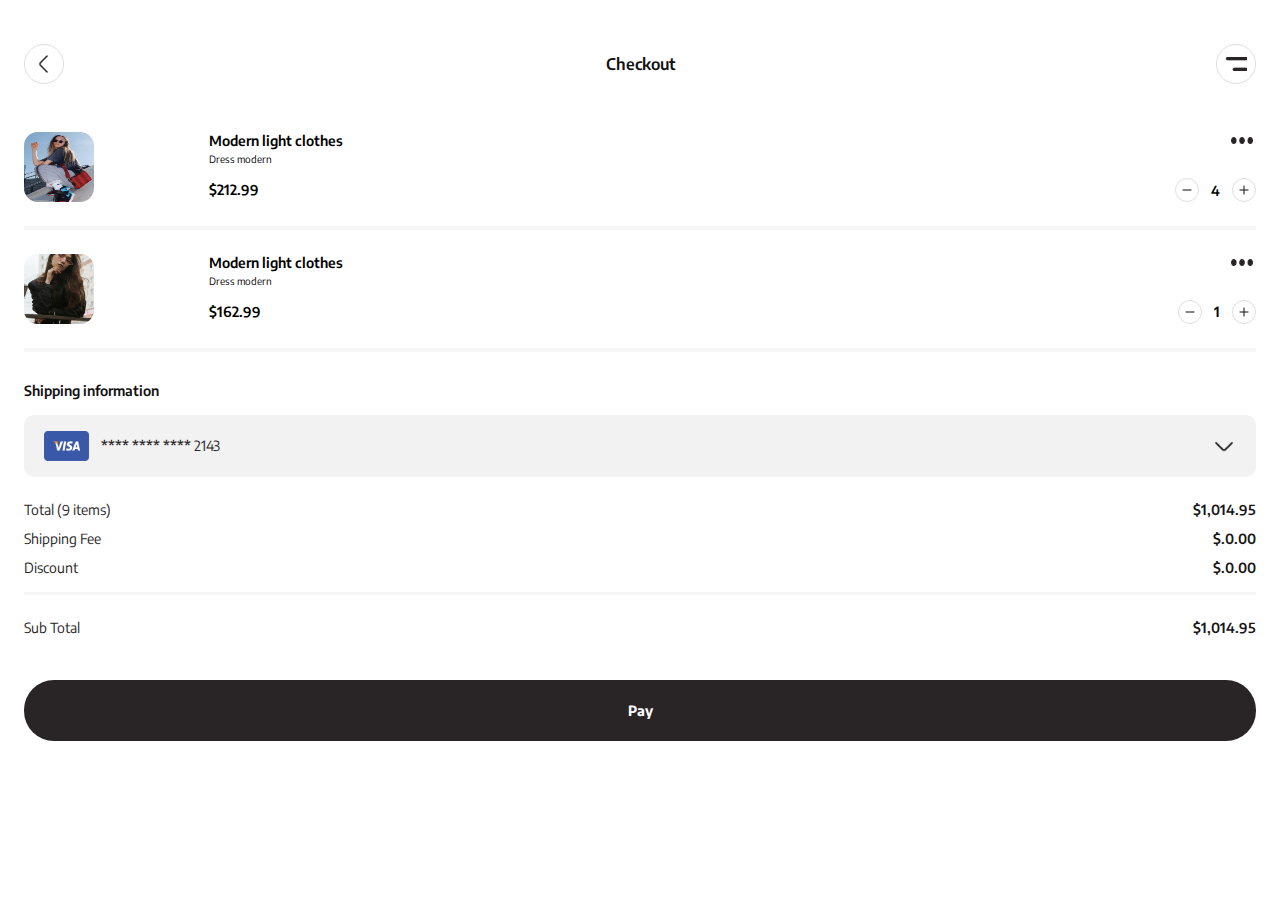
<file: views/checkout.html>
<!DOCTYPE html>
<html lang="en">
<head>
    <meta charset="UTF-8">
    <meta name="viewport" content="width=device-width, initial-scale=1.0">
    <title>Checkout</title>
    <link rel="stylesheet" href="../css/checkout.css">
</head>
<body>
    <header>
        <a href="../index.html"><img src="../storage/img/arrow-left.png" alt=""></a>
        <h1>Checkout</h1>
        <button><img src="../storage/img/list.png" alt=""></button>
    </header>
    <main>
        <section class="products">
            <article class="product__1">
                <img src="../storage/img/Product-1.png" alt="">
                <div class="information">
                    <div class="info__text">
                        <div class="top">
                            <h2>Modern light clothes</h2>
                            <p>Dress modern</p>
                        </div>
                        <div class="bottom">
                            <b>$212.99</b>
                        </div>
                    </div>
                    <div class="info__quantity">
                        <img src="../storage/img/dots.png" alt="" class="dots">
                        <div class="quantity_p">
                            <button><img src="../storage/img/substract-item.png" alt=""></button>
                            <p>4</p>
                            <button><img src="../storage/img/add-item.png" alt=""></button>
                        </div>
                    </div>
                </div>
            </article>
            <img src="../storage/img/Strip.png" alt="">
            <article class="product__2">
                <img src="../storage/img/Product-2.png" alt="">
                <div class="information">
                    <div class="info__text">
                        <div class="top">
                            <h2>Modern light clothes</h2>
                            <p>Dress modern</p>
                        </div>
                        <div class="bottom">
                            <b>$162.99</b>
                        </div>
                    </div>
                    <div class="info__quantity">
                        <img src="../storage/img/dots.png" alt="" class="dots">
                        <div class="quantity_p">
                            <button><img src="../storage/img/substract-item.png" alt=""></button>
                            <p>1</p>
                            <button><img src="../storage/img/add-item.png" alt=""></button>
                        </div>
                    </div>
                </div>
            </article>
            <img src="../storage/img/Strip.png" alt="">
        </section>
        <section class="payment">
            <div class="payment__container">
                <h2>Shipping information</h2>
                <div class="debit__card">
                    <div class="first__part">
                        <img src="../storage/img/visa-logo.png" alt="" >
                        <p>**** **** **** <em>2143</em></p>
                    </div>
                        <img src="../storage/img/arrow-down.png" alt="">   
                </div>
                <div class="total__items">
                    <div class="first__paragraph">
                        <p>Total (9 items)</p>
                        <b>$1,014.95</b>
                    </div>
                    <div class="second__paragraph">
                        <p>Shipping Fee</p>
                        <b>$.0.00</b>
                    </div>
                    <div class="third__paragraph">
                        <p>Discount</p>
                        <b>$.0.00</b>
                    </div>
                </div>
                <div class="total__payment">
                    <img src="../storage/img/Strip.png" alt="">
                    <div class="sub__total">
                        <p>Sub Total</p>
                        <b>$1,014.95</b>
                    </div>
                </div>
            </div>
        </section>
    </main>
    <footer>
        <a href="../index.html">Pay</a>
    </footer>
</body>
</html>
</file>
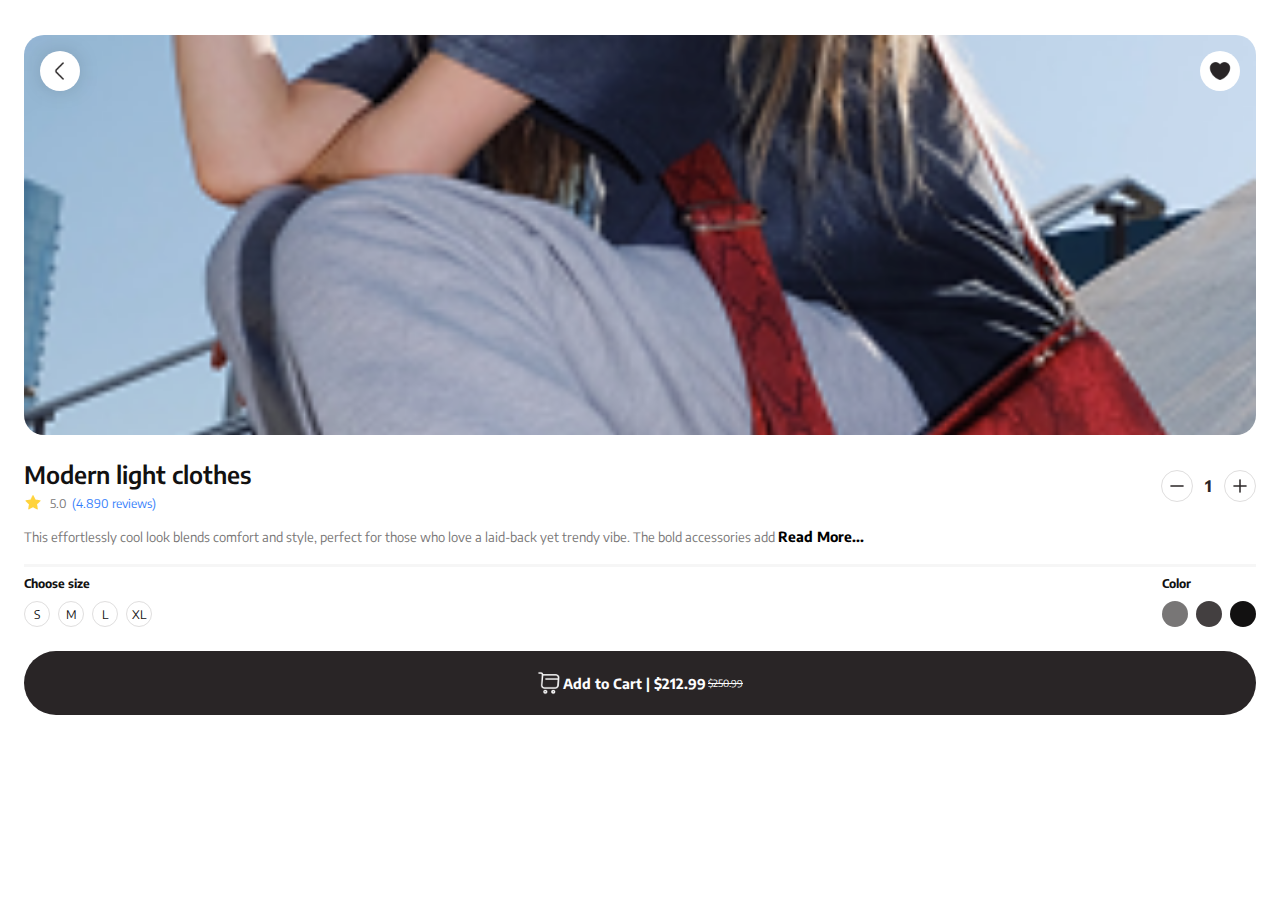
<file: views/detail-1.html>
<!DOCTYPE html>
<html lang="en">
<head>
    <meta charset="UTF-8">
    <meta name="viewport" content="width=device-width, initial-scale=1.0">
    <title>Detail</title>
    <link rel="stylesheet" href="../css/detail-1.css">
</head>
<body>
    <header>
        <div class="options">
            <img src="../storage/img/Product-1.png" alt="">
            <a href="../index.html"><img src="../storage/img/arrow-left.png" alt=""></a>
            <button><img src="../storage/img/heart-black.png" alt=""></button>
        </div>
    </header>
    <main>
        <section class="main__information">
            <div class="top">
                <div class="title">
                    <h1>Modern light clothes</h1>
                    <div class="rating">
                        <div class="rate">
                            <img src="../storage/img/rate-star.png" alt="">
                            <p>5.0</p>
                        </div>
                        <em>(4.890 reviews)</em>
                    </div>
                </div>
                <div class="quantity">
                    <button><img src="../storage/img/substract-item.png" alt=""></button>
                    <p>1</p>
                    <button><img src="../storage/img/add-item.png" alt=""></button>
                </div>
            </div>
            <div class="subinformation">
                <p>
                    This effortlessly cool look blends comfort and style, perfect for those who love a laid-back yet trendy vibe. The bold accessories add
                    <details class="no-arrow">
                        <summary><span class="read-more">Read More...</span></summary>
                        <p>a touch of personality, making it a standout choice for everyday wear.</p>
                    </details>
                </p>
            </div>            
        </section>
        <section class="inputs">
            <img src="../storage/img/Strip.png" alt="">
            <div class="all__options">
                <div class="size">
                    <p>Choose size</p>
                    <div class="selections">
                        <input type="radio" id="size-s" name="size">
                        <label for="size-s" class="size-btn">S</label>
                        
                        <input type="radio" id="size-m" name="size">
                        <label for="size-m" class="size-btn">M</label>
                        
                        <input type="radio" id="size-l" name="size">
                        <label for="size-l" class="size-btn">L</label>
                        
                        <input type="radio" id="size-xl" name="size">
                        <label for="size-xl" class="size-btn">XL</label>
                    </div>
                </div>
                
                <div class="color">
                    <p>Color</p>
                    <div class="selections">
                        <input type="radio" id="color1" name="color">
                        <label for="color1" class="color-btn"></label>
                        
                        <input type="radio" id="color2" name="color">
                        <label for="color2" class="color-btn"></label>
                        
                        <input type="radio" id="color3" name="color">
                        <label for="color3" class="color-btn"></label>
                    </div>
                </div>
            </div>
        </section>
    </main>
    <footer>
        <a href="checkout.html" class="info__footer">
            <div class="price">
                    <img src="../storage/img/shopping-cart.png" alt="">
                    <b>Add to Cart | $212.99</b>
                    <p>$250.99</p>
            </div>
        </a>
    </footer>
</body>
</html>
</file>
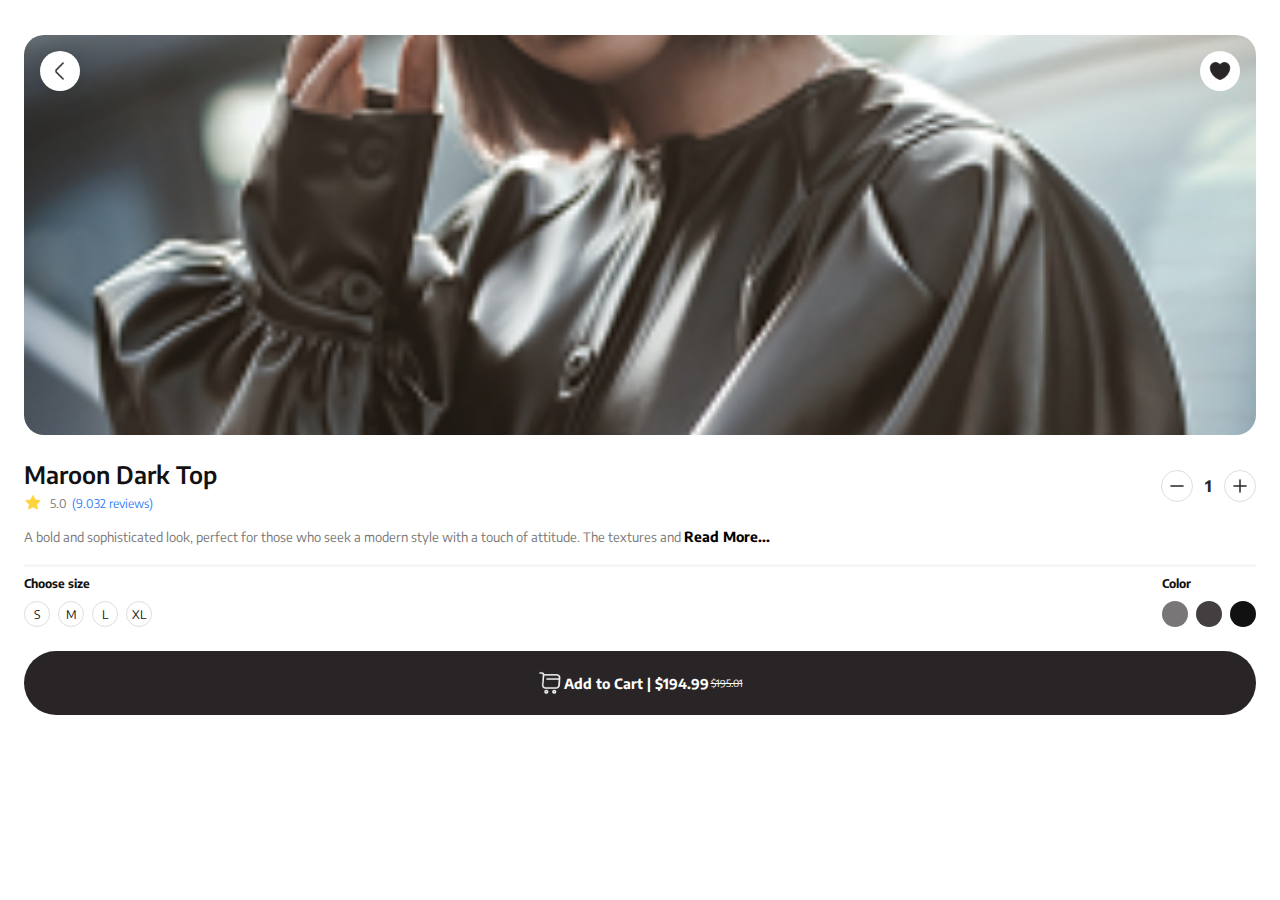
<file: views/detail-3.html>
<!DOCTYPE html>
<html lang="en">
<head>
    <meta charset="UTF-8">
    <meta name="viewport" content="width=device-width, initial-scale=1.0">
    <title>Detail</title>
    <link rel="stylesheet" href="../css/detail-3.css">
</head>
<body>
    <header>
        <div class="options">
            <img src="../storage/img/Product-3.png" alt="">
            <a href="../index.html"><img src="../storage/img/arrow-left.png" alt=""></a>
            <button><img src="../storage/img/heart-black.png" alt=""></button>
        </div>
    </header>
    <main>
        <section class="main__information">
            <div class="top">
                <div class="title">
                    <h1>Maroon Dark Top</h1>
                    <div class="rating">
                        <div class="rate">
                            <img src="../storage/img/rate-star.png" alt="">
                            <p>5.0</p>
                        </div>
                        <em>(9.032 reviews)</em>
                    </div>
                </div>
                <div class="quantity">
                    <button><img src="../storage/img/substract-item.png" alt=""></button>
                    <p>1</p>
                    <button><img src="../storage/img/add-item.png" alt=""></button>
                </div>
            </div>
            <div class="subinformation">
                <p>
                    A bold and sophisticated look, perfect for those who seek a modern style with a touch of attitude. The textures and
                    <details class="no-arrow">
                        <summary><span class="read-more">Read More...</span></summary>
                        <p>accessories elevate elegance without sacrificing comfort.</p>
                    </details>
                </p>
            </div>            
        </section>
        <section class="inputs">
            <img src="../storage/img/Strip.png" alt="">
            <div class="all__options">
                <div class="size">
                    <p>Choose size</p>
                    <div class="selections">
                        <input type="radio" id="size-s" name="size">
                        <label for="size-s" class="size-btn">S</label>
                        
                        <input type="radio" id="size-m" name="size">
                        <label for="size-m" class="size-btn">M</label>
                        
                        <input type="radio" id="size-l" name="size">
                        <label for="size-l" class="size-btn">L</label>
                        
                        <input type="radio" id="size-xl" name="size">
                        <label for="size-xl" class="size-btn">XL</label>
                    </div>
                </div>
                
                <div class="color">
                    <p>Color</p>
                    <div class="selections">
                        <input type="radio" id="color1" name="color">
                        <label for="color1" class="color-btn"></label>
                        
                        <input type="radio" id="color2" name="color">
                        <label for="color2" class="color-btn"></label>
                        
                        <input type="radio" id="color3" name="color">
                        <label for="color3" class="color-btn"></label>
                    </div>
                </div>
            </div>
        </section>
    </main>
    <footer>
        <a href="checkout.html" class="info__footer">
            <div class="price">
                    <img src="../storage/img/shopping-cart.png" alt="">
                    <b>Add to Cart | $194.99</b>
                    <p>$195.01</p>
            </div>
        </a>
    </footer>
</body>
</html>
</file>
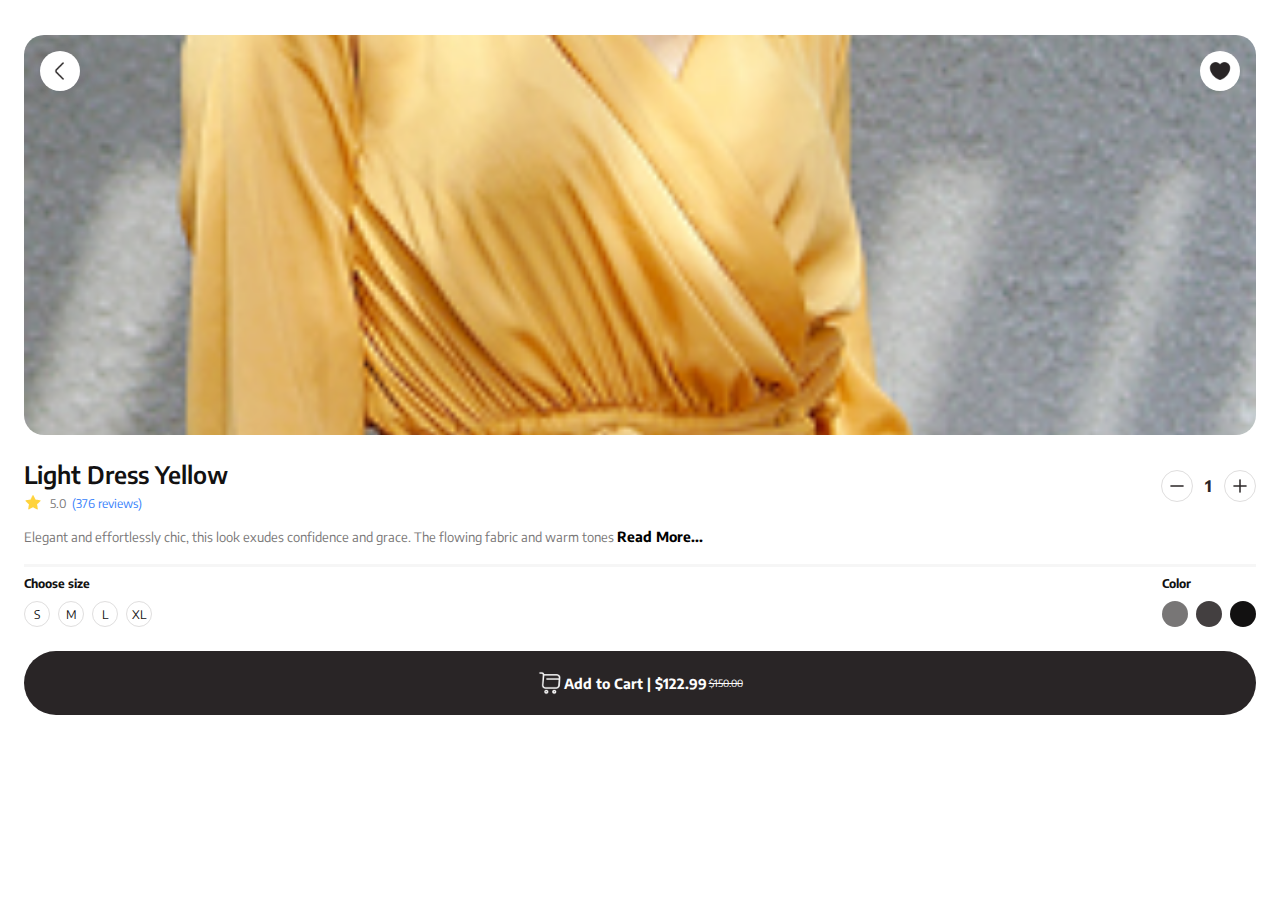
<file: views/detail-4.html>
<!DOCTYPE html>
<html lang="en">
<head>
    <meta charset="UTF-8">
    <meta name="viewport" content="width=device-width, initial-scale=1.0">
    <title>Detail</title>
    <link rel="stylesheet" href="../css/detail-4.css">
</head>
<body>
    <header>
        <div class="options">
            <img src="../storage/img/Product-4.png" alt="">
            <a href="../index.html"><img src="../storage/img/arrow-left.png" alt=""></a>
            <button><img src="../storage/img/heart-black.png" alt=""></button>
        </div>
    </header>
    <main>
        <section class="main__information">
            <div class="top">
                <div class="title">
                    <h1>Light Dress Yellow</h1>
                    <div class="rating">
                        <div class="rate">
                            <img src="../storage/img/rate-star.png" alt="">
                            <p>5.0</p>
                        </div>
                        <em>(376 reviews)</em>
                    </div>
                </div>
                <div class="quantity">
                    <button><img src="../storage/img/substract-item.png" alt=""></button>
                    <p>1</p>
                    <button><img src="../storage/img/add-item.png" alt=""></button>
                </div>
            </div>
            <div class="subinformation">
                <p>
                    Elegant and effortlessly chic, this look exudes confidence and grace. The flowing fabric and warm tones
                    <details class="no-arrow">
                        <summary><span class="read-more">Read More...</span></summary>
                        <p>make it perfect for a sophisticated yet comfortable style.</p>
                    </details>
                </p>
            </div>            
        </section>
        <section class="inputs">
            <img src="../storage/img/Strip.png" alt="">
            <div class="all__options">
                <div class="size">
                    <p>Choose size</p>
                    <div class="selections">
                        <input type="radio" id="size-s" name="size">
                        <label for="size-s" class="size-btn">S</label>
                        
                        <input type="radio" id="size-m" name="size">
                        <label for="size-m" class="size-btn">M</label>
                        
                        <input type="radio" id="size-l" name="size">
                        <label for="size-l" class="size-btn">L</label>
                        
                        <input type="radio" id="size-xl" name="size">
                        <label for="size-xl" class="size-btn">XL</label>
                    </div>
                </div>
                
                <div class="color">
                    <p>Color</p>
                    <div class="selections">
                        <input type="radio" id="color1" name="color">
                        <label for="color1" class="color-btn"></label>
                        
                        <input type="radio" id="color2" name="color">
                        <label for="color2" class="color-btn"></label>
                        
                        <input type="radio" id="color3" name="color">
                        <label for="color3" class="color-btn"></label>
                    </div>
                </div>
            </div>
        </section>
    </main>
    <footer>
        <a href="checkout.html" class="info__footer">
            <div class="price">
                    <img src="../storage/img/shopping-cart.png" alt="">
                    <b>Add to Cart | $122.99</b>
                    <p>$150.00</p>
            </div>
        </a>
    </footer>
</body>
</html>
</file>
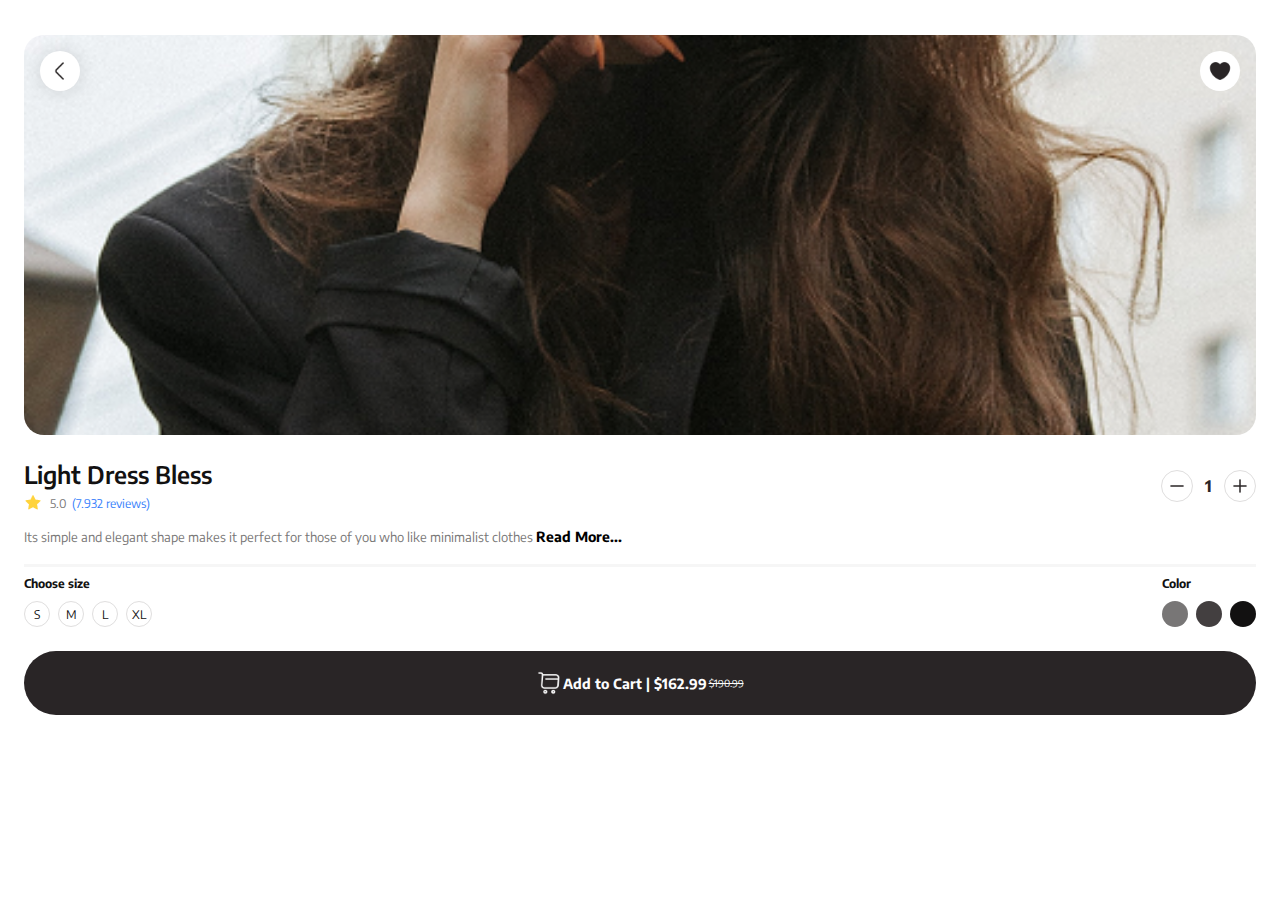
<file: views/detail.html>
<!DOCTYPE html>
<html lang="en">
<head>
    <meta charset="UTF-8">
    <meta name="viewport" content="width=device-width, initial-scale=1.0">
    <title>Detail</title>
    <link rel="stylesheet" href="../css/detail.css">
</head>
<body>
    <header>
        <div class="options">
            <img src="../storage/img/Product-2-detailed.png" alt="">
            <a href="../index.html"><img src="../storage/img/arrow-left.png" alt=""></a>
            <button><img src="../storage/img/heart-black.png" alt=""></button>
        </div>
    </header>
    <main>
        <section class="main__information">
            <div class="top">
                <div class="title">
                    <h1>Light Dress Bless</h1>
                    <div class="rating">
                        <div class="rate">
                            <img src="../storage/img/rate-star.png" alt="">
                            <p>5.0</p>
                        </div>
                        <em>(7.932 reviews)</em>
                    </div>
                </div>
                <div class="quantity">
                    <button><img src="../storage/img/substract-item.png" alt=""></button>
                    <p>1</p>
                    <button><img src="../storage/img/add-item.png" alt=""></button>
                </div>
            </div>
            <div class="subinformation">
                <p>
                    Its simple and elegant shape makes it perfect for those of you 
                    who like minimalist clothes 
                    <details class="no-arrow">
                        <summary><span class="read-more">Read More...</span></summary>
                        <p>that are both stylish and comfortable for everyday wear.</p>
                    </details>
                </p>
            </div>            
        </section>
        <section class="inputs">
            <img src="../storage/img/Strip.png" alt="">
            <div class="all__options">
                <div class="size">
                    <p>Choose size</p>
                    <div class="selections">
                        <input type="radio" id="size-s" name="size">
                        <label for="size-s" class="size-btn">S</label>
                        
                        <input type="radio" id="size-m" name="size">
                        <label for="size-m" class="size-btn">M</label>
                        
                        <input type="radio" id="size-l" name="size">
                        <label for="size-l" class="size-btn">L</label>
                        
                        <input type="radio" id="size-xl" name="size">
                        <label for="size-xl" class="size-btn">XL</label>
                    </div>
                </div>
                
                <div class="color">
                    <p>Color</p>
                    <div class="selections">
                        <input type="radio" id="color1" name="color">
                        <label for="color1" class="color-btn"></label>
                        
                        <input type="radio" id="color2" name="color">
                        <label for="color2" class="color-btn"></label>
                        
                        <input type="radio" id="color3" name="color">
                        <label for="color3" class="color-btn"></label>
                    </div>
                </div>
            </div>
        </section>
    </main>
    <footer>
        <a href="checkout.html" class="info__footer">
            <div class="price">
                    <img src="../storage/img/shopping-cart.png" alt="">
                    <b>Add to Cart | $162.99</b>
                    <p>$190.99</p>
            </div>
        </a>
    </footer>
</body>
</html>
</file>
<file: css/checkout.css>
@import url(variables.css);

*{
    padding: 0;
    margin: 0;
    box-sizing: border-box;
}

header{
    display: flex;
    flex-direction: row;
    justify-content: space-between;
    align-items: center;
    margin-top: 20px;
    padding: 24px;
}

header img:nth-child(1){
    width: 24px;
}
header button img {
    width: 10px; 
    height: 14px;
}
header h1{
    font-family: "EncodeSans-SemiBold";
    font-size: 16px;
    color: var(--color-2);
}

header button{
    border: 1px solid var(--color-4);
    outline: none;
    padding: 8px;
    border-radius: 50%;
    width: 40px;
    height: 40px;
    display: flex;
    align-items: center;
    justify-content: center;
    background-color: transparent;
}

header a{
    padding: 8px;
    border-radius: 50%;
    width: 40px;
    height: 40px;
    border: 1px solid var(--color-4);
    display: flex;
    align-items: center;
    justify-content: center;
    
}

/*************MAIN**************/

.products{
    display: flex;
    flex-direction: column;
    gap: 24px;
    margin: 24px;
}

.product__1{
    display: flex;
    flex-direction: row;
    justify-content: space-between;
    width: 100%;
    gap: 14px;
}

.product__1 > img{
    width: 70px;
    height: 70px;
    border-radius: 20%;
    align-self: flex-end;
    justify-self: center;
    object-fit: inherit;
}

.information{
    display: flex;
    flex-direction: row;
    justify-content: space-between;
    gap: 28px;
    width: 85%;
}

.info__text{
    display: flex;
    flex-direction: column;
    gap: 16px;
}

.top{
    display: flex;
    flex-direction: column;
    gap: 4px;
}

.top h2{
    font-family: "EncodeSans-SemiBold";
    font-size: 14px;
}

.top p{
    font-family: "EncodeSans-Regular";
    font-size: 10px;
}

.bottom b{
    font-family: "EncodeSans-SemiBold";
    font-size: 14px;
}
.info__quantity{
    display: flex;
    flex-direction: column;
    justify-content: space-between;
    align-items: flex-end;
}

.quantity_p{
    display: flex;
    flex-direction: row;
    gap: 12px;
    justify-content: center;
    align-items: center;
}

.quantity_p p{
    font-family: "EncodeSans-SemiBold";
    font-size: 14px;
}

.quantity_p button {
    display: flex;
    align-items: center;
    justify-content: center;
    padding: 8px;
    border: 1px solid var(--color-4);
    border-radius: 50%;
    background-color: transparent;
    width: 24px;
    height: 24px;
}


.quantity_p button img{
    width: 16px;
    align-self: center;
    height: 16px;
}
.product__2{
    display: flex;
    flex-direction: row;
    justify-content: space-between;
    gap: 14px;
}

.product__2 > img{
    width: 70px;
    height: 70px;
    border-radius: 20%;
    align-self: flex-end;
    justify-self: center;
    object-fit: cover;
}

.dots{
    width: 22px !important;
    height: 7px !important;
    transform: translate(-3px, 5px);
}

.payment{
    margin: 30px 24px 0;
}
.payment__container{
    display: flex;
    flex-direction: column;
    justify-content: space-between;
    align-items: center;
}

.payment__container h2{
    display: flex;
    align-self: flex-start;
    font-family: "EncodeSans-SemiBold";
    font-size: 14px;
    color: var(--color-2);
}

.debit__card{
    display: flex;
    flex-direction: row;
    align-items: center;
    justify-content: space-between;
    padding: 16px 20px;
    background-color: #F2F2F2;
    width: 100%;
    margin: 16px 24px;
    border-radius: 10px;
}

.debit__card img{
    width: 24px;
    height: 24px;
}

.first__part{
    display: flex;
    flex-direction: row;
    gap: 12px;
    align-items: center;
}

.first__part img{
    width: 45px;
    height: 30px;
}

.first__part p{
    font-family: "EncodeSans-SemiBold";
    font-size: 14px;
    color: var(--color-5);
}

.first__part em{
    font-family: "EncodeSans-Regular";
    font-size: 14px;
    font-style: normal;
    color: var(--color-5);
}

.total__items{
    display: flex;
    flex-direction: column;
    gap: 12px;
    width: 100%;
    margin-top: 8px;
}

.total__items p{
    font-family: "EncodeSans-Regular";
    font-size: 14px;
    color: var(--color-5);
}

.total__items b{
    font-family: "EncodeSans-SemiBold";
    color: var(--color-11);
    font-size: 14px;
}

.first__paragraph{
    display: flex;
    flex-direction: row;
    justify-content: space-between;
}

.second__paragraph{
    display: flex;
    flex-direction: row;
    justify-content: space-between;
}

.third__paragraph{
    display: flex;
    flex-direction: row;
    justify-content: space-between;
}

.total__payment{
    display: flex;
    flex-direction: column;
    gap: 24px;
    margin-top: 16px;
    width: 100%;
}

.sub__total{
    display: flex;
    flex-direction: row;
    justify-content: space-between;
    width: 100%;
}

.sub__total p{
    font-family: "EncodeSans-Regular";
    font-size: 14px;
    color: var(--color-5);
}

.sub__total b{
    font-family: "EncodeSans-SemiBold";
    color: var(--color-11);
    font-size: 14px;
}

/**************FOOTER****************/

footer{
    display: flex;
    margin: 44px 24px 32px;
    justify-content: center;
    align-items: center;
    background-color: var(--color-5);
    padding: 22px 0;
    border-radius: 30px;
}

footer a{
    text-decoration: none;
    font-family: "EncodeSans-Bold";
    font-size: 14px;
    color: var(--color-6);
}
</file>
<file: css/detail-1.css>
@import url(variables.css);

* {
    margin: 0;
    padding: 0;
    box-sizing: border-box;
}

header{
    display: flex;
    margin: 35px 24px 0;
    width: auto;
    position: relative;
}

.options {
    width: 100%;
    height: 400px;
    position: relative;
    overflow: hidden;
}
.options img{
    width: 100%;
}

.options img:first-child {
    width: 100%;
    height: 100%;
    object-fit: cover;
    border-radius: 20px;
}


.options img:nth-child(2){
    width: 24px;
}

.options img:nth-child(3){
    width: 24px;
}

.options a{
    position: absolute;
    top: 16px;
    width: 40px;
    height: 40px;
    left: 16px;
    background-color: #FFFFFF;
    padding: 8px;
    border-radius: 50%;
    box-shadow: 0px 0px 26px -8px rgba(4, 4, 4, 0.4);
    
}

.options button{
    position: absolute;
    top: 16px;
    width: 40px;
    height: 40px;
    right: 16px;
    border: 0;
    outline: none;
    background-color: #FFFFFF;
    padding: 8px;
    border-radius: 50%;
}

/****************MAIN****************/  

main{
    display: flex;
    flex-direction: column;
    margin: 24px 24px 0;
}

.main__information{
    display: flex;
    flex-direction: column;
    gap: 16px;
}

.title{
    display: flex;
    flex-direction: column;
    gap: 4px;
}

.title h1{
    font-family: "EncodeSans-SemiBold";
    font-size: 24px;
    color: var(--color-2);
    line-height: 1.3;
}



.rating{
    display: flex;
    flex-direction: row;
    align-items: center;
    gap: 5px;
}

.rating em{ 
    color: var(--color-9);
    font-family: "EncodeSans-Regular";
    font-size: 12px;
    font-style: normal;
}

.rate{
    display: flex;
    flex-direction: row;
    align-items: center;
    gap: 8px;
}

.rate p{
    font-family: "EncodeSans-Regular";
    font-size: 12px;
    color: var(--color-1);
}
.top{
    display: flex;
    justify-content: space-between;
    align-items: center;
}

.quantity{
    display: flex;
    flex-direction: row;
    align-items: center;
    justify-content: center;
    gap: 12px;
}

.quantity button{
    border: 1px solid var(--color-4);
    outline: none;
    padding: 8px;
    border-radius: 50%;
    width: 32px;
    height: 32px;
    display: flex;
    align-items: center;
    justify-content: center;
    background-color: transparent;
}

.quantity p{
    font-family: "EncodeSans-Bold";
    font-size: 16px;
    color: var(--color-5);
}

.subinformation{
    max-width: 76%;
}
.subinformation p {
    font-family: "EncodeSans-Regular";
    font-size: 13px;
    line-height: 1.5;
    color: var(--color-1);
    display: inline;
}

details {
    display: inline;
}

summary {
    display: inline;
    cursor: pointer;
    font-weight: bold;
    color: #000;
}

summary::marker {
    content: none;
}

.read-more {
    font-family: "EncodeSans-Bold";
    color: black;
    font-size: 14px;
    display: inline;
}

.extra-text {
    display: none;
}

details[open] .extra-text {
    display: inline;
}

.inputs{
    display: flex;
    flex-direction: column;
    gap: 8px;
    margin-top: 16px;
}

.selections{
    display: flex;
    flex-direction: row;
    gap: 8px;
}

label{
    font-family: "EncodeSans-Regular";
    font-size: 12px;
    color: var(--color-2);
}
.all__options{
    display: flex;
    flex-direction: row;
    justify-content: space-between;
}
.selections input {
    display: none;
}
.size-btn, .color-btn {
    display: flex;
    align-items: center; 
    justify-content: center; 
    padding: 8px;
    width: 26px;
    height: 26px;
    border-radius: 50%;
    border: 1px solid var(--color-4);
    cursor: pointer;
    transition: all 0.3s;
    text-align: center; 
}
.color-btn {
    width: 26px; 
    height: 26px;
    border-radius: 50%;
    border: 2px solid black;
    cursor: pointer;
    transition: all 0.3s;
    border: 0;
    outline: 0;
}

#color1 + .color-btn {
    background-color: var(--color-1);
}

#color2 + .color-btn {
    background-color: #433F40;
}

#color3 + .color-btn {
    background-color: var(--color-2);
}


.selections input:checked + .color-btn {
    width: 26px;
    height: 26px;
    border: 2px solid black; 
}

.selections input:checked + .size-btn,
.selections input:checked + .color-btn {
    background: black;
    color: white;
    border-color: white;
}

.size p{
    font-family: "EncodeSans-Bold";
    font-size: 12px;
    line-height: 1.5;
    color: var(--color-2);
}

.color p{
    font-family: "EncodeSans-Bold";
    font-size: 12px;
    line-height: 1.5;
    color: var(--color-2);
}
.size{
    display: flex;
    flex-direction: column;
    gap: 8px;
}

.color{
    display: flex;

    flex-direction: column;
    gap: 8px;
}

/****************FOOTER***************/

footer{
    margin: 24px;
    background-color: var(--color-5);
    padding: 20px;
    border-radius: 100px;
}

.price img{
    width: 24px;
}

.price{
    display: flex;
    flex-direction: row;
    align-items: center;
    justify-content: center;
    gap: 2px;
    text-decoration: none;
}

.price b{
    font-family: "EncodeSans-Bold";
    font-size: 14px;
    color: var(--color-6);
    text-decoration: none;
}

.price p{
    text-decoration: none;
    font-family: "EncodeSans-Regular";
    font-size: 10px;
    color: var(--color-6);
    text-decoration: line-through;
}

.price a{
    text-decoration: none;
}

.info__footer{
    text-decoration: none;
}
</file>
<file: css/detail-3.css>
@import url(variables.css);

* {
    margin: 0;
    padding: 0;
    box-sizing: border-box;
}

header{
    display: flex;
    margin: 35px 24px 0;
    width: auto;
    position: relative;
}

.options {
    width: 100%;
    height: 400px;
    position: relative;
    overflow: hidden;
}
.options img{
    width: 100%;
}

.options img:first-child {
    width: 100%;
    height: 100%;
    object-fit: cover;
    border-radius: 20px;
}


.options img:nth-child(2){
    width: 24px;
}

.options img:nth-child(3){
    width: 24px;
}

.options a{
    position: absolute;
    top: 16px;
    width: 40px;
    height: 40px;
    left: 16px;
    background-color: #FFFFFF;
    padding: 8px;
    border-radius: 50%;
    box-shadow: 0px 0px 26px -8px rgba(4, 4, 4, 0.4);
    
}

.options button{
    position: absolute;
    top: 16px;
    width: 40px;
    height: 40px;
    right: 16px;
    border: 0;
    outline: none;
    background-color: #FFFFFF;
    padding: 8px;
    border-radius: 50%;
}

/****************MAIN****************/  

main{
    display: flex;
    flex-direction: column;
    margin: 24px 24px 0;
}

.main__information{
    display: flex;
    flex-direction: column;
    gap: 16px;
}

.title{
    display: flex;
    flex-direction: column;
    gap: 4px;
}

.title h1{
    font-family: "EncodeSans-SemiBold";
    font-size: 24px;
    color: var(--color-2);
    line-height: 1.3;
}



.rating{
    display: flex;
    flex-direction: row;
    align-items: center;
    gap: 5px;
}

.rating em{ 
    color: var(--color-9);
    font-family: "EncodeSans-Regular";
    font-size: 12px;
    font-style: normal;
}

.rate{
    display: flex;
    flex-direction: row;
    align-items: center;
    gap: 8px;
}

.rate p{
    font-family: "EncodeSans-Regular";
    font-size: 12px;
    color: var(--color-1);
}
.top{
    display: flex;
    justify-content: space-between;
    align-items: center;
}

.quantity{
    display: flex;
    flex-direction: row;
    align-items: center;
    justify-content: center;
    gap: 12px;
}

.quantity button{
    border: 1px solid var(--color-4);
    outline: none;
    padding: 8px;
    border-radius: 50%;
    width: 32px;
    height: 32px;
    display: flex;
    align-items: center;
    justify-content: center;
    background-color: transparent;
}

.quantity p{
    font-family: "EncodeSans-Bold";
    font-size: 16px;
    color: var(--color-5);
}

.subinformation{
    max-width: 76%;
}
.subinformation p {
    font-family: "EncodeSans-Regular";
    font-size: 13px;
    line-height: 1.5;
    color: var(--color-1);
    display: inline;
}

details {
    display: inline;
}

summary {
    display: inline;
    cursor: pointer;
    font-weight: bold;
    color: #000;
}

summary::marker {
    content: none;
}

.read-more {
    font-family: "EncodeSans-Bold";
    color: black;
    font-size: 14px;
    display: inline;
}

.extra-text {
    display: none;
}

details[open] .extra-text {
    display: inline;
}

.inputs{
    display: flex;
    flex-direction: column;
    gap: 8px;
    margin-top: 16px;
}

.selections{
    display: flex;
    flex-direction: row;
    gap: 8px;
}

label{
    font-family: "EncodeSans-Regular";
    font-size: 12px;
    color: var(--color-2);
}
.all__options{
    display: flex;
    flex-direction: row;
    justify-content: space-between;
}
.selections input {
    display: none;
}
.size-btn, .color-btn {
    display: flex;
    align-items: center; 
    justify-content: center; 
    padding: 8px;
    width: 26px;
    height: 26px;
    border-radius: 50%;
    border: 1px solid var(--color-4);
    cursor: pointer;
    transition: all 0.3s;
    text-align: center; 
}
.color-btn {
    width: 26px; 
    height: 26px;
    border-radius: 50%;
    border: 2px solid black;
    cursor: pointer;
    transition: all 0.3s;
    border: 0;
    outline: 0;
}

#color1 + .color-btn {
    background-color: var(--color-1);
}

#color2 + .color-btn {
    background-color: #433F40;
}

#color3 + .color-btn {
    background-color: var(--color-2);
}


.selections input:checked + .color-btn {
    width: 26px;
    height: 26px;
    border: 2px solid black; 
}

.selections input:checked + .size-btn,
.selections input:checked + .color-btn {
    background: black;
    color: white;
    border-color: white;
}

.size p{
    font-family: "EncodeSans-Bold";
    font-size: 12px;
    line-height: 1.5;
    color: var(--color-2);
}

.color p{
    font-family: "EncodeSans-Bold";
    font-size: 12px;
    line-height: 1.5;
    color: var(--color-2);
}
.size{
    display: flex;
    flex-direction: column;
    gap: 8px;
}

.color{
    display: flex;

    flex-direction: column;
    gap: 8px;
}

/****************FOOTER***************/

footer{
    margin: 24px;
    background-color: var(--color-5);
    padding: 20px;
    border-radius: 100px;
}

.price img{
    width: 24px;
}

.price{
    display: flex;
    flex-direction: row;
    align-items: center;
    justify-content: center;
    gap: 2px;
    text-decoration: none;
}

.price b{
    font-family: "EncodeSans-Bold";
    font-size: 14px;
    color: var(--color-6);
    text-decoration: none;
}

.price p{
    text-decoration: none;
    font-family: "EncodeSans-Regular";
    font-size: 10px;
    color: var(--color-6);
    text-decoration: line-through;
}

.price a{
    text-decoration: none;
}

.info__footer{
    text-decoration: none;
}
</file>
<file: css/detail-4.css>
@import url(variables.css);

* {
    margin: 0;
    padding: 0;
    box-sizing: border-box;
}

header{
    display: flex;
    margin: 35px 24px 0;
    width: auto;
    position: relative;
}

.options {
    width: 100%;
    height: 400px;
    position: relative;
    overflow: hidden;
}
.options img{
    width: 100%;
}

.options img:first-child {
    width: 100%;
    height: 100%;
    object-fit: cover;
    border-radius: 20px;
}


.options img:nth-child(2){
    width: 24px;
}

.options img:nth-child(3){
    width: 24px;
}

.options a{
    position: absolute;
    top: 16px;
    width: 40px;
    height: 40px;
    left: 16px;
    background-color: #FFFFFF;
    padding: 8px;
    border-radius: 50%;
    box-shadow: 0px 0px 26px -8px rgba(4, 4, 4, 0.4);
    
}

.options button{
    position: absolute;
    top: 16px;
    width: 40px;
    height: 40px;
    right: 16px;
    border: 0;
    outline: none;
    background-color: #FFFFFF;
    padding: 8px;
    border-radius: 50%;
}

/****************MAIN****************/  

main{
    display: flex;
    flex-direction: column;
    margin: 24px 24px 0;
}

.main__information{
    display: flex;
    flex-direction: column;
    gap: 16px;
}

.title{
    display: flex;
    flex-direction: column;
    gap: 4px;
}

.title h1{
    font-family: "EncodeSans-SemiBold";
    font-size: 24px;
    color: var(--color-2);
    line-height: 1.3;
}



.rating{
    display: flex;
    flex-direction: row;
    align-items: center;
    gap: 5px;
}

.rating em{ 
    color: var(--color-9);
    font-family: "EncodeSans-Regular";
    font-size: 12px;
    font-style: normal;
}

.rate{
    display: flex;
    flex-direction: row;
    align-items: center;
    gap: 8px;
}

.rate p{
    font-family: "EncodeSans-Regular";
    font-size: 12px;
    color: var(--color-1);
}
.top{
    display: flex;
    justify-content: space-between;
    align-items: center;
}

.quantity{
    display: flex;
    flex-direction: row;
    align-items: center;
    justify-content: center;
    gap: 12px;
}

.quantity button{
    border: 1px solid var(--color-4);
    outline: none;
    padding: 8px;
    border-radius: 50%;
    width: 32px;
    height: 32px;
    display: flex;
    align-items: center;
    justify-content: center;
    background-color: transparent;
}

.quantity p{
    font-family: "EncodeSans-Bold";
    font-size: 16px;
    color: var(--color-5);
}

.subinformation{
    max-width: 76%;
}
.subinformation p {
    font-family: "EncodeSans-Regular";
    font-size: 13px;
    line-height: 1.5;
    color: var(--color-1);
    display: inline;
}

details {
    display: inline;
}

summary {
    display: inline;
    cursor: pointer;
    font-weight: bold;
    color: #000;
}

summary::marker {
    content: none;
}

.read-more {
    font-family: "EncodeSans-Bold";
    color: black;
    font-size: 14px;
    display: inline;
}

.extra-text {
    display: none;
}

details[open] .extra-text {
    display: inline;
}

.inputs{
    display: flex;
    flex-direction: column;
    gap: 8px;
    margin-top: 16px;
}

.selections{
    display: flex;
    flex-direction: row;
    gap: 8px;
}

label{
    font-family: "EncodeSans-Regular";
    font-size: 12px;
    color: var(--color-2);
}
.all__options{
    display: flex;
    flex-direction: row;
    justify-content: space-between;
}
.selections input {
    display: none;
}
.size-btn, .color-btn {
    display: flex;
    align-items: center; 
    justify-content: center; 
    padding: 8px;
    width: 26px;
    height: 26px;
    border-radius: 50%;
    border: 1px solid var(--color-4);
    cursor: pointer;
    transition: all 0.3s;
    text-align: center; 
}
.color-btn {
    width: 26px; 
    height: 26px;
    border-radius: 50%;
    border: 2px solid black;
    cursor: pointer;
    transition: all 0.3s;
    border: 0;
    outline: 0;
}

#color1 + .color-btn {
    background-color: var(--color-1);
}

#color2 + .color-btn {
    background-color: #433F40;
}

#color3 + .color-btn {
    background-color: var(--color-2);
}


.selections input:checked + .color-btn {
    width: 26px;
    height: 26px;
    border: 2px solid black; 
}

.selections input:checked + .size-btn,
.selections input:checked + .color-btn {
    background: black;
    color: white;
    border-color: white;
}

.size p{
    font-family: "EncodeSans-Bold";
    font-size: 12px;
    line-height: 1.5;
    color: var(--color-2);
}

.color p{
    font-family: "EncodeSans-Bold";
    font-size: 12px;
    line-height: 1.5;
    color: var(--color-2);
}
.size{
    display: flex;
    flex-direction: column;
    gap: 8px;
}

.color{
    display: flex;

    flex-direction: column;
    gap: 8px;
}

/****************FOOTER***************/

footer{
    margin: 24px;
    background-color: var(--color-5);
    padding: 20px;
    border-radius: 100px;
}

.price img{
    width: 24px;
}

.price{
    display: flex;
    flex-direction: row;
    align-items: center;
    justify-content: center;
    gap: 2px;
    text-decoration: none;
}

.price b{
    font-family: "EncodeSans-Bold";
    font-size: 14px;
    color: var(--color-6);
    text-decoration: none;
}

.price p{
    text-decoration: none;
    font-family: "EncodeSans-Regular";
    font-size: 10px;
    color: var(--color-6);
    text-decoration: line-through;
}

.price a{
    text-decoration: none;
}

.info__footer{
    text-decoration: none;
}
</file>
<file: css/detail.css>
@import url(variables.css);

* {
    margin: 0;
    padding: 0;
    box-sizing: border-box;
}

header{
    display: flex;
    margin: 35px 24px 0;
    width: auto;
    position: relative;
}

.options {
    width: 100%;
    height: 400px;
    position: relative;
    overflow: hidden;
}
.options img{
    width: 100%;
}

.options img:first-child {
    width: 100%;
    height: 100%;
    object-fit: cover;
    border-radius: 20px;
}


.options img:nth-child(2){
    width: 24px;
}

.options img:nth-child(3){
    width: 24px;
}

.options a{
    position: absolute;
    top: 16px;
    width: 40px;
    height: 40px;
    left: 16px;
    background-color: #FFFFFF;
    padding: 8px;
    border-radius: 50%;
    box-shadow: 0px 0px 26px -8px rgba(4, 4, 4, 0.4);
    
}

.options button{
    position: absolute;
    top: 16px;
    width: 40px;
    height: 40px;
    right: 16px;
    border: 0;
    outline: none;
    background-color: #FFFFFF;
    padding: 8px;
    border-radius: 50%;
}

/****************MAIN****************/  

main{
    display: flex;
    flex-direction: column;
    margin: 24px 24px 0;
}

.main__information{
    display: flex;
    flex-direction: column;
    gap: 16px;
}

.title{
    display: flex;
    flex-direction: column;
    gap: 4px;
}

.title h1{
    font-family: "EncodeSans-SemiBold";
    font-size: 24px;
    color: var(--color-2);
    line-height: 1.3;
}



.rating{
    display: flex;
    flex-direction: row;
    align-items: center;
    gap: 5px;
}

.rating em{ 
    color: var(--color-9);
    font-family: "EncodeSans-Regular";
    font-size: 12px;
    font-style: normal;
}

.rate{
    display: flex;
    flex-direction: row;
    align-items: center;
    gap: 8px;
}

.rate p{
    font-family: "EncodeSans-Regular";
    font-size: 12px;
    color: var(--color-1);
}
.top{
    display: flex;
    justify-content: space-between;
    align-items: center;
}

.quantity{
    display: flex;
    flex-direction: row;
    align-items: center;
    justify-content: center;
    gap: 12px;
}

.quantity button{
    border: 1px solid var(--color-4);
    outline: none;
    padding: 8px;
    border-radius: 50%;
    width: 32px;
    height: 32px;
    display: flex;
    align-items: center;
    justify-content: center;
    background-color: transparent;
}

.quantity p{
    font-family: "EncodeSans-Bold";
    font-size: 16px;
    color: var(--color-5);
}

.subinformation{
    max-width: 76%;
}
.subinformation p {
    font-family: "EncodeSans-Regular";
    font-size: 13px;
    line-height: 1.5;
    color: var(--color-1);
    display: inline;
}

details {
    display: inline;
}

summary {
    display: inline;
    cursor: pointer;
    font-weight: bold;
    color: #000;
}

summary::marker {
    content: none;
}

.read-more {
    font-family: "EncodeSans-Bold";
    color: black;
    font-size: 14px;
    display: inline;
}

.extra-text {
    display: none;
}

details[open] .extra-text {
    display: inline;
}

.inputs{
    display: flex;
    flex-direction: column;
    gap: 8px;
    margin-top: 16px;
}

.selections{
    display: flex;
    flex-direction: row;
    gap: 8px;
}

label{
    font-family: "EncodeSans-Regular";
    font-size: 12px;
    color: var(--color-2);
}
.all__options{
    display: flex;
    flex-direction: row;
    justify-content: space-between;
}
.selections input {
    display: none;
}
.size-btn, .color-btn {
    display: flex;
    align-items: center; 
    justify-content: center; 
    padding: 8px;
    width: 26px;
    height: 26px;
    border-radius: 50%;
    border: 1px solid var(--color-4);
    cursor: pointer;
    transition: all 0.3s;
    text-align: center; 
}
.color-btn {
    width: 26px; 
    height: 26px;
    border-radius: 50%;
    border: 2px solid black;
    cursor: pointer;
    transition: all 0.3s;
    border: 0;
    outline: 0;
}

#color1 + .color-btn {
    background-color: var(--color-1);
}

#color2 + .color-btn {
    background-color: #433F40;
}

#color3 + .color-btn {
    background-color: var(--color-2);
}


.selections input:checked + .color-btn {
    width: 26px;
    height: 26px;
    border: 2px solid black; 
}

.selections input:checked + .size-btn,
.selections input:checked + .color-btn {
    background: black;
    color: white;
    border-color: white;
}

.size p{
    font-family: "EncodeSans-Bold";
    font-size: 12px;
    line-height: 1.5;
    color: var(--color-2);
}

.color p{
    font-family: "EncodeSans-Bold";
    font-size: 12px;
    line-height: 1.5;
    color: var(--color-2);
}
.size{
    display: flex;
    flex-direction: column;
    gap: 8px;
}

.color{
    display: flex;

    flex-direction: column;
    gap: 8px;
}

/****************FOOTER***************/

footer{
    margin: 24px;
    background-color: var(--color-5);
    padding: 20px;
    border-radius: 100px;
}

.price img{
    width: 24px;
}

.price{
    display: flex;
    flex-direction: row;
    align-items: center;
    justify-content: center;
    gap: 2px;
    text-decoration: none;
}

.price b{
    font-family: "EncodeSans-Bold";
    font-size: 14px;
    color: var(--color-6);
    text-decoration: none;
}

.price p{
    text-decoration: none;
    font-family: "EncodeSans-Regular";
    font-size: 10px;
    color: var(--color-6);
    text-decoration: line-through;
}

.price a{
    text-decoration: none;
}

.info__footer{
    text-decoration: none;
}
</file>
